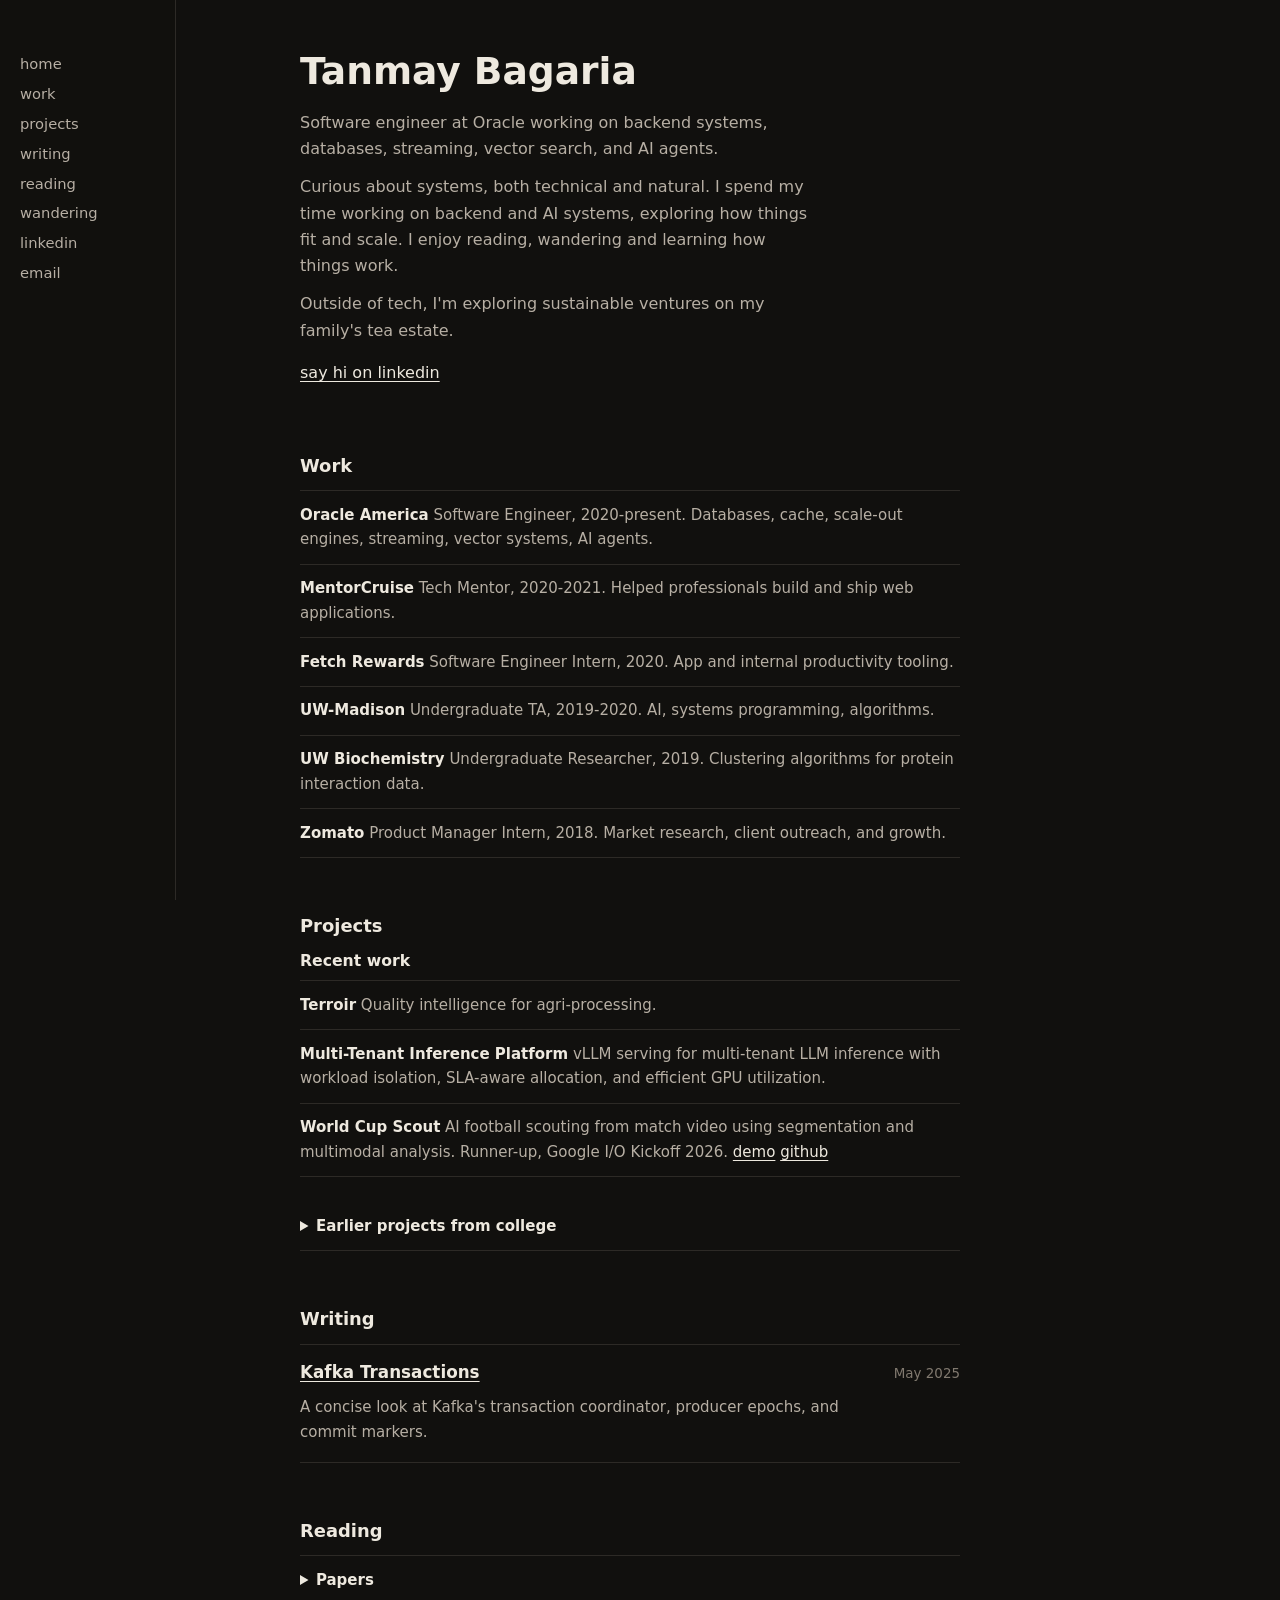
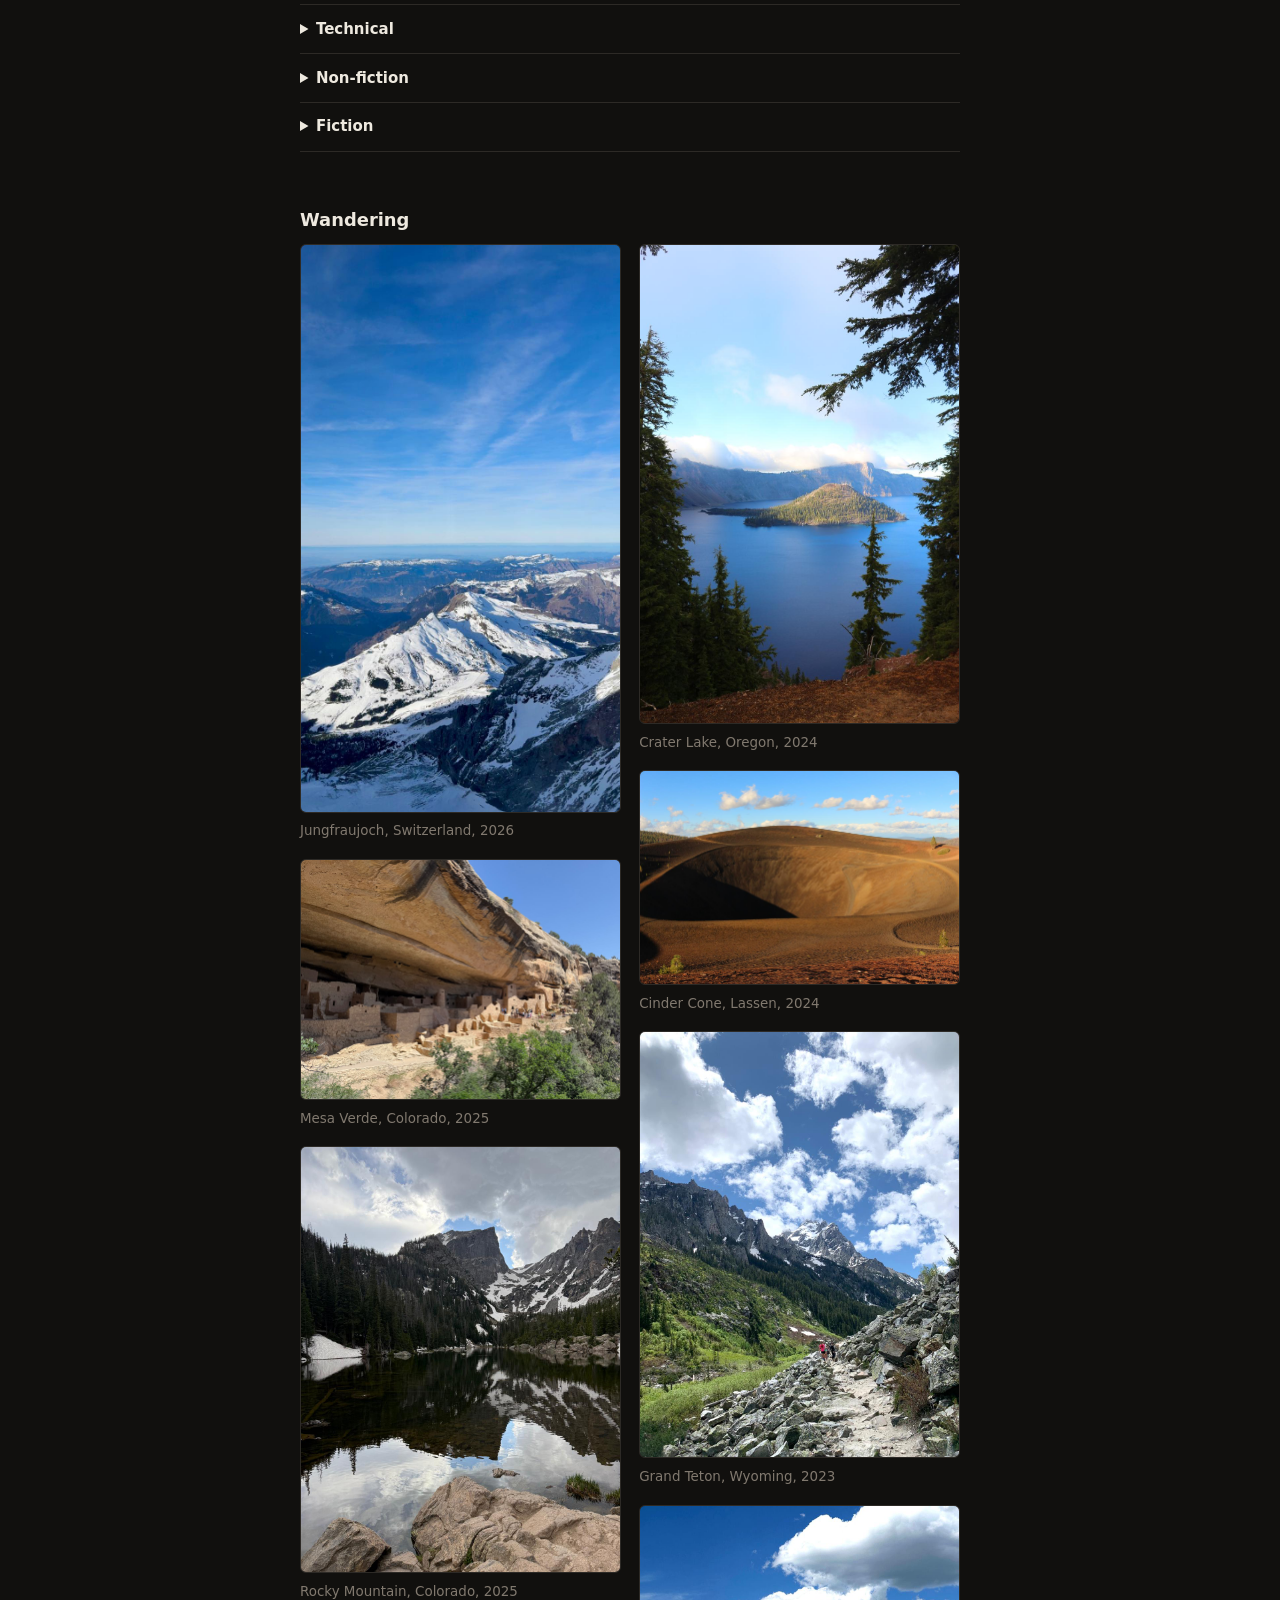
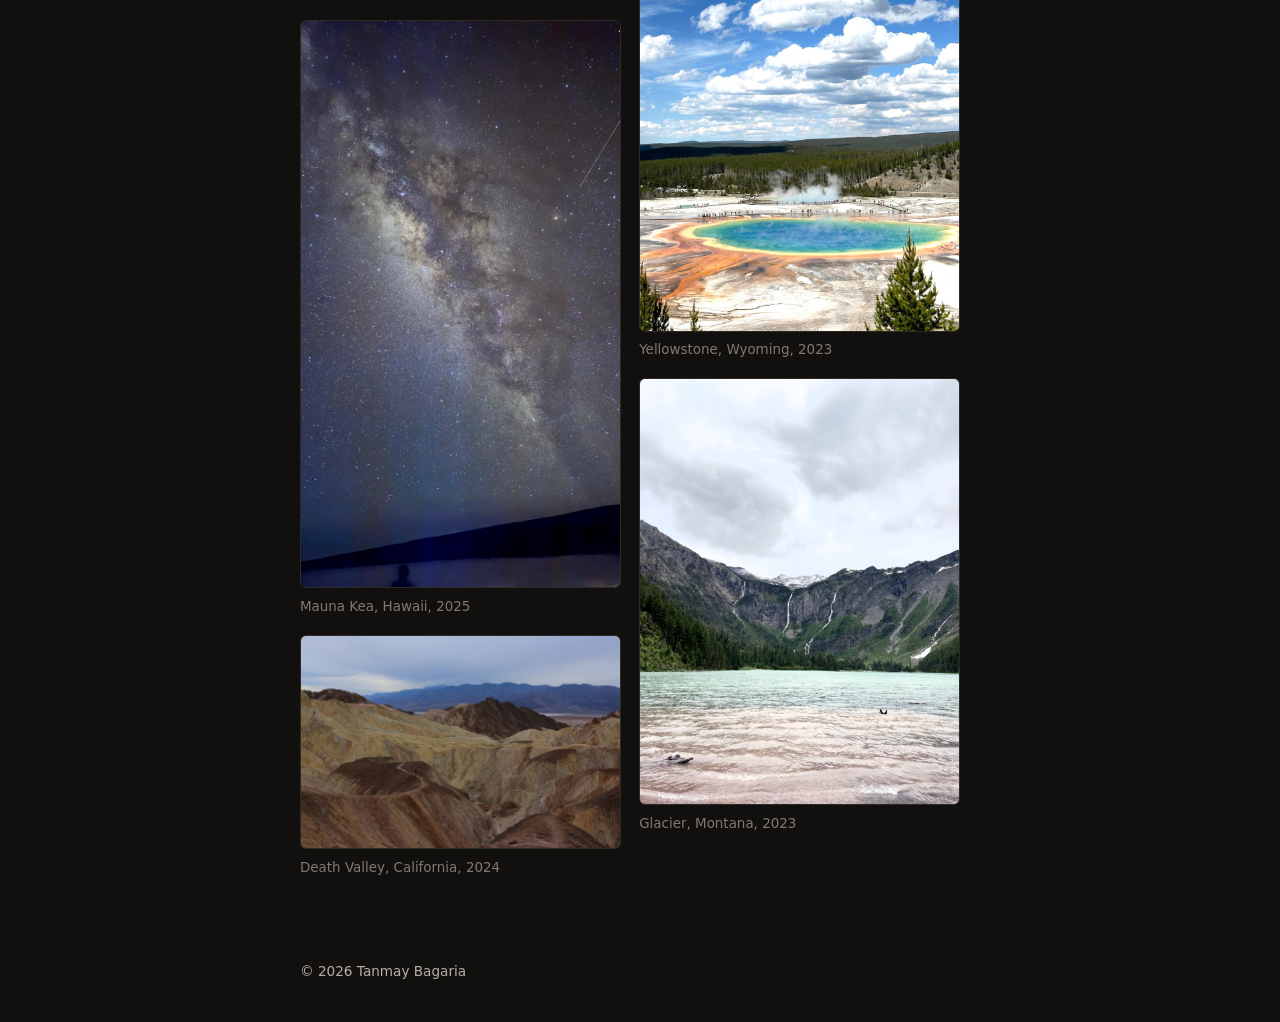
<file: index.html>
<!DOCTYPE html>
<html lang="en">
<head>
    <meta charset="UTF-8">
    <meta name="viewport" content="width=device-width, initial-scale=1.0">
    <meta name="google-site-verification" content="9Y4r4R_TmkMWe7yPjI1tqmQWvXnWBvzkING3MW1bnVQ" />
    <title>Tanmay Bagaria | Software Engineer</title>
    <meta name="description" content="Personal website and writing by Tanmay Bagaria, a software engineer working on backend systems, streaming, databases, vector search, and AI agents.">
    <link rel="canonical" href="https://tanmay.js.org/">
    <meta property="og:type" content="website">
    <meta property="og:title" content="Tanmay Bagaria">
    <meta property="og:description" content="Software engineer writing about backend systems, streaming, databases, vector search, and AI agents.">
    <meta property="og:url" content="https://tanmay.js.org/">
    <meta name="twitter:card" content="summary">
    <script type="application/ld+json">
        {
            "@context": "https://schema.org",
            "@type": "Person",
            "name": "Tanmay Bagaria",
            "url": "https://tanmay.js.org/",
            "sameAs": [
                "https://www.linkedin.com/in/tanmaybagaria/"
            ],
            "jobTitle": "Software Engineer",
            "knowsAbout": [
                "Backend systems",
                "Streaming systems",
                "Databases",
                "Vector search",
                "AI agents"
            ]
        }
    </script>
    <!-- Google tag (gtag.js) -->
    <script async src="https://www.googletagmanager.com/gtag/js?id=G-PCGFFJ1HRR"></script>
    <script>
        window.dataLayer = window.dataLayer || [];
        function gtag(){dataLayer.push(arguments);}
        gtag('js', new Date());

        gtag('config', 'G-PCGFFJ1HRR');
    </script>
    <link rel="stylesheet" href="styles.css">
</head>
<body>
    <nav>
        <div class="nav-content">
            <button class="menu-toggle" type="button" aria-expanded="false" aria-controls="site-nav" aria-label="Toggle navigation">
                <span></span>
                <span></span>
                <span></span>
            </button>
            <div class="nav-links" id="site-nav">
                <a href="#about">home</a>
                <a href="#experience">work</a>
                <a href="#projects">projects</a>
                <a href="#writing">writing</a>
                <a href="#reading">reading</a>
                <a href="#wandering">wandering</a>
                <a href="https://www.linkedin.com/in/tanmaybagaria/" target="_blank" rel="noopener">linkedin</a>
                <a href="mailto:tanmaybagaria@ymail.com">email</a>
            </div>
        </div>
    </nav>

    <main>
        <section id="about" class="section hero">
            <div class="section-content intro">
                <div>
                    <h1>Tanmay Bagaria</h1>
                    <p class="bio">Software engineer at Oracle working on backend systems, databases, streaming, vector search, and AI agents.</p>
                    <p class="bio">Curious about systems, both technical and natural. I spend my time working on backend and AI systems, exploring how things fit and scale. I enjoy reading, wandering and learning how things work.</p>
                    <p class="bio">Outside of tech, I'm exploring sustainable ventures on my family's tea estate.</p>
                    <p class="bio collaboration"><a href="https://www.linkedin.com/in/tanmaybagaria/" target="_blank" rel="noopener">say hi on linkedin</a></p>
                </div>
            </div>
        </section>

        <section id="experience" class="section">
            <h2>Work</h2>
            <div class="section-content">
                <ul class="plain-list">
                    <li><span>Oracle America</span> Software Engineer, 2020-present. Databases, cache, scale-out engines, streaming, vector systems, AI agents.</li>
                    <li><span>MentorCruise</span> Tech Mentor, 2020-2021. Helped professionals build and ship web applications.</li>
                    <li><span>Fetch Rewards</span> Software Engineer Intern, 2020. App and internal productivity tooling.</li>
                    <li><span>UW-Madison</span> Undergraduate TA, 2019-2020. AI, systems programming, algorithms.</li>
                    <li><span>UW Biochemistry</span> Undergraduate Researcher, 2019. Clustering algorithms for protein interaction data.</li>
                    <li><span>Zomato</span> Product Manager Intern, 2018. Market research, client outreach, and growth.</li>
                </ul>
            </div>
        </section>

        <section id="projects" class="section">
            <h2>Projects</h2>
            <div class="section-content">
                <h3 class="subsection-title">Recent work</h3>
                <ul class="plain-list">
                    <li><span>Terroir</span> Quality intelligence for agri-processing.</li>
                    <li><span>Multi-Tenant Inference Platform</span> vLLM serving for multi-tenant LLM inference with workload isolation, SLA-aware allocation, and efficient GPU utilization.</li>
                    <li><span>World Cup Scout</span> AI football scouting from match video using segmentation and multimodal analysis. Runner-up, Google I/O Kickoff 2026. <a href="https://www.loom.com/share/d81d6510faf94ddf967d330e0ec13c6d" target="_blank" rel="noopener">demo</a> <a href="https://github.com/tan-mayhem/WorldCupHack" target="_blank" rel="noopener">github</a></li>
                </ul>

                <details class="project-archive">
                    <summary>Earlier projects from college</summary>
                    <ul class="plain-list">
                        <li><span>Flood Watch</span> Location-based flood alerts using elevation data and weather APIs. Best JS, HackUIowa 2019. <a href="https://devpost.com/software/flood-watch-zxp78s" target="_blank" rel="noopener">devpost</a></li>
                        <li><span>Farm Excess</span> Surplus-produce marketplace with smart recipe suggestions. Best GCP, MinneHack 2019. <a href="https://devpost.com/software/farmers-excess" target="_blank" rel="noopener">devpost</a></li>
                        <li><span>Entity Matching</span> Fuzzy CSV matching with 91% accuracy.</li>
                        <li><span>LandYourGreen.space</span> Real-time land auctions with SMS alerts and environmental analytics.</li>
                        <li><span>Chain Voting</span> Experimental blockchain voting system with Firebase auth and Python TCP sockets. <a href="https://devpost.com/software/chain-voting" target="_blank" rel="noopener">devpost</a></li>
                    </ul>
                </details>
            </div>
        </section>

        <section id="writing" class="section">
            <h2>Writing</h2>
            <div class="section-content">
                <article class="writing-preview">
                    <div class="writing-preview-header">
                        <h3><a href="kafka-transactions.html">Kafka Transactions</a></h3>
                        <span>May 2025</span>
                    </div>
                    <p>A concise look at Kafka's transaction coordinator, producer epochs, and commit markers.</p>
                </article>
            </div>
        </section>

        <section id="reading" class="section">
            <h2>Reading</h2>
            <div class="section-content reading-stack">
                <details>
                    <summary>Papers</summary>
                        <ul class="reading-list">
                            <li>
                                <span class="book-title">Learning to Adapt Pre-trained Language Models to Unseen Domains</span>
                                <span class="author">2023</span>
                            </li>
                            <li>
                                <span class="book-title">Efficient Online Learning for Large-Scale Real-Time Systems</span>
                                <span class="author">2022</span>
                            </li>
                            <li>
                                <span class="book-title">Understanding and Optimizing Multi-Stage AI Inference Pipelines</span>
                                <span class="author">2023</span>
                            </li>
                            <li>
                                <span class="book-title">The Tail at Scale</span>
                                <span class="author">2013</span>
                            </li>
                            <li>
                                <span class="book-title">Attention Is All You Need</span>
                                <span class="author">2017</span>
                            </li>
                            <li>
                                <span class="book-title">Retrieval-Augmented Generation for Knowledge-Intensive NLP Tasks</span>
                                <span class="author">2020</span>
                            </li>
                            <li>
                                <span class="book-title">Direct Preference Optimization</span>
                                <span class="author">2023</span>
                            </li>
                            <li>
                                <span class="book-title">Life Beyond Distributed Transactions: an Apostate’s Opinion</span>
                                <span class="author">2008</span>
                            </li>
                            <li>
                                <span class="book-title">Tango: Distributed Data Structures over a Shared Log</span>
                                <span class="author">2013</span>
                            </li>
                            <li>
                                <span class="book-title">Harvest, Yield, and Scalable Tolerant Systems</span>
                                <span class="author">1999</span>
                            </li>
                            <li>
                                <span class="book-title">Amazon's Dynamo</span>
                                <span class="author">2007</span>
                            </li>
                            <li>
                                <span class="book-title">MapReduce: Simplified Data Processing</span>
                                <span class="author">2004</span>
                            </li>
                            <li>
                                <span class="book-title">The Google File System</span>
                                <span class="author">2003</span>
                            </li>
                        </ul>
                </details>

                <details>
                    <summary>Technical</summary>
                        <ul class="reading-list">
                            <li>
                                <span class="book-title">Designing Data-Intensive Applications</span>
                                <span class="author">Martin Kleppmann</span>
                            </li>
                            <li>
                                <span class="book-title">Site Reliability Engineering</span>
                                <span class="author">Google SRE Team</span>
                            </li>
                            <li>
                                <span class="book-title">Clean Architecture</span>
                                <span class="author">Robert C. Martin</span>
                            </li>
                            <li>
                                <span class="book-title">The Pragmatic Programmer</span>
                                <span class="author">Dave Thomas &amp; Andy Hunt</span>
                            </li>
                            <li>
                                <span class="book-title">The Beginning of Infinity</span>
                                <span class="author">David Deutsch</span>
                            </li>
                            <li>
                                <span class="book-title">Seeing Like a State</span>
                                <span class="author">James C. Scott</span>
                            </li>
                            <li>
                                <span class="book-title">Finite and Infinite Games</span>
                                <span class="author">James P. Carse</span>
                            </li>
                            <li>
                                <span class="book-title">The Psychology of Money</span>
                                <span class="author">Morgan Housel</span>
                            </li>
                        </ul>
                </details>

                <details>
                    <summary>Non-fiction</summary>
                        <ul class="reading-list">
                            <li>
                                <span class="book-title">Thinking, Fast and Slow</span>
                                <span class="author">Daniel Kahneman</span>
                            </li>
                            <li>
                                <span class="book-title">The Psychology of Money</span>
                                <span class="author">Morgan Housel</span>
                            </li>
                            <li>
                                <span class="book-title">The Simple Path to Wealth</span>
                                <span class="author">JL Collins</span>
                            </li>
                            <li>
                                <span class="book-title">Secrets of Sand Hill Road</span>
                                <span class="author">Scott Kupor</span>
                            </li>
                            <li>
                                <span class="book-title">Platform Revolution</span>
                                <span class="author">Geoffrey G. Parker et al.</span>
                            </li>
                            <li>
                                <span class="book-title">How to Create a Mind</span>
                                <span class="author">Ray Kurzweil</span>
                            </li>
                            <li>
                                <span class="book-title">The Emperor of All Maladies</span>
                                <span class="author">Siddhartha Mukherjee</span>
                            </li>
                            <li>
                                <span class="book-title">Chip War</span>
                                <span class="author">Chris Miller</span>
                            </li>
                            <li>
                                <span class="book-title">The WEIRDest People in the World</span>
                                <span class="author">Joseph Henrich</span>
                            </li>
                            <li>
                                <span class="book-title">Man's Search for Meaning</span>
                                <span class="author">Viktor E. Frankl</span>
                            </li>
                            <li>
                                <span class="book-title">The Revolt of the Public</span>
                                <span class="author">Martin Gurri</span>
                            </li>
                            <li>
                                <span class="book-title">The Black Swan</span>
                                <span class="author">Nassim Nicholas Taleb</span>
                            </li>
                            <li>
                                <span class="book-title">Poor Charlie's Almanack</span>
                                <span class="author">Charles T. Munger</span>
                            </li>
                            <li>
                                <span class="book-title">The Art of War</span>
                                <span class="author">Sun Tzu</span>
                            </li>
                            <li>
                                <span class="book-title">The Book of Why</span>
                                <span class="author">Judea Pearl</span>
                            </li>
                        </ul>
                </details>

                <details>
                    <summary>Fiction</summary>
                        <ul class="reading-list">
                            <li>
                                <span class="book-title">Project Hail Mary</span>
                                <span class="author">Andy Weir</span>
                            </li>
                            <li>
                                <span class="book-title">Snow Crash</span>
                                <span class="author">Neal Stephenson</span>
                            </li>
                            <li>
                                <span class="book-title">Little Fires Everywhere</span>
                                <span class="author">Celeste Ng</span>
                            </li>
                            <li>
                                <span class="book-title">The Midnight Library</span>
                                <span class="author">Matt Haig</span>
                            </li>
                            <li>
                                <span class="book-title">Recursion</span>
                                <span class="author">Blake Crouch</span>
                            </li>
                            <li>
                                <span class="book-title">The Vegetarian</span>
                                <span class="author">Han Kang</span>
                            </li>
                            <li>
                                <span class="book-title">Klara and the Sun</span>
                                <span class="author">Kazuo Ishiguro</span>
                            </li>
                            <li>
                                <span class="book-title">Never Let Me Go</span>
                                <span class="author">Kazuo Ishiguro</span>
                            </li>
                            <li>
                                <span class="book-title">Exhalation</span>
                                <span class="author">Ted Chiang</span>
                            </li>
                            <li>
                                <span class="book-title">Stoner</span>
                                <span class="author">John Williams</span>
                            </li>
                            <li>
                                <span class="book-title">Piranesi</span>
                                <span class="author">Susanna Clarke</span>
                            </li>
                            <li>
                                <span class="book-title">The Tartar Steppe</span>
                                <span class="author">Dino Buzzati</span>
                            </li>
                            <li>
                                <span class="book-title">The Rings of Saturn</span>
                                <span class="author">W.G. Sebald</span>
                            </li>
                            <li>
                                <span class="book-title">The Employees</span>
                                <span class="author">Olga Ravn</span>
                            </li>
                        </ul>
                </details>
            </div>
        </section>

        <section id="wandering" class="section">
            <h2>Wandering</h2>
            <div class="section-content">
                <div class="wonder-grid">
                    <figure class="wonder-item">
                        <div class="wonder-photo">
                            <img class="jungfraujoch-photo" src="images/wandering/jungfraujoch_switzerland_2026.jpeg" alt="Jungfraujoch alpine landscape in Switzerland" loading="lazy" onerror="this.remove()">
                            <span>add photo</span>
                        </div>
                        <figcaption>
                            <span class="wonder-name">Jungfraujoch</span>
                            <span class="wonder-meta">Switzerland, 2026</span>
                        </figcaption>
                    </figure>
                    <figure class="wonder-item">
                        <div class="wonder-photo">
                            <img src="images/wandering/mesaverde_np_2025.jpeg" alt="Mesa Verde National Park landscape" loading="lazy" onerror="this.remove()">
                            <span>add photo</span>
                        </div>
                        <figcaption>
                            <span class="wonder-name">Mesa Verde</span>
                            <span class="wonder-meta">Colorado, 2025</span>
                        </figcaption>
                    </figure>
                    <figure class="wonder-item">
                        <div class="wonder-photo">
                            <img src="images/wandering/rocky_np_2025.jpeg" alt="Rocky Mountain National Park landscape" loading="lazy" onerror="this.remove()">
                            <span>add photo</span>
                        </div>
                        <figcaption>
                            <span class="wonder-name">Rocky Mountain</span>
                            <span class="wonder-meta">Colorado, 2025</span>
                        </figcaption>
                    </figure>
                    <figure class="wonder-item">
                        <div class="wonder-photo">
                            <img class="mauna-kea-photo" src="images/wandering/Mauna_kea_hawaii_2025.jpeg" alt="Milky Way over Mauna Kea in Hawaii" loading="lazy" onerror="this.remove()">
                            <span>add photo</span>
                        </div>
                        <figcaption>
                            <span class="wonder-name">Mauna Kea</span>
                            <span class="wonder-meta">Hawaii, 2025</span>
                        </figcaption>
                    </figure>
                    <figure class="wonder-item">
                        <div class="wonder-photo">
                            <img src="images/wandering/Death_valley_np_2024.jpeg" alt="Death Valley National Park desert landscape" loading="lazy" onerror="this.remove()">
                            <span>add photo</span>
                        </div>
                        <figcaption>
                            <span class="wonder-name">Death Valley</span>
                            <span class="wonder-meta">California, 2024</span>
                        </figcaption>
                    </figure>
                    <figure class="wonder-item">
                        <div class="wonder-photo">
                            <img src="images/wandering/Crater_lake_np_2024.jpeg" alt="Crater Lake National Park blue lake and caldera" loading="lazy" onerror="this.remove()">
                            <span>add photo</span>
                        </div>
                        <figcaption>
                            <span class="wonder-name">Crater Lake</span>
                            <span class="wonder-meta">Oregon, 2024</span>
                        </figcaption>
                    </figure>
                    <figure class="wonder-item">
                        <div class="wonder-photo">
                            <img src="images/wandering/Cinder_cone_lassen_volcanic_np_2024.jpeg" alt="Cinder Cone at Lassen Volcanic National Park" loading="lazy" onerror="this.remove()">
                            <span>add photo</span>
                        </div>
                        <figcaption>
                            <span class="wonder-name">Cinder Cone</span>
                            <span class="wonder-meta">Lassen, 2024</span>
                        </figcaption>
                    </figure>
                    <figure class="wonder-item">
                        <div class="wonder-photo">
                            <img src="images/wandering/Grand_Teton_np_2023.jpeg" alt="Grand Teton National Park mountain landscape" loading="lazy" onerror="this.remove()">
                            <span>add photo</span>
                        </div>
                        <figcaption>
                            <span class="wonder-name">Grand Teton</span>
                            <span class="wonder-meta">Wyoming, 2023</span>
                        </figcaption>
                    </figure>
                    <figure class="wonder-item">
                        <div class="wonder-photo">
                            <img class="yellowstone-photo" src="images/wandering/yellowstone_np_2023.jpeg" alt="Yellowstone National Park hot spring" loading="lazy" onerror="this.remove()">
                            <span>add photo</span>
                        </div>
                        <figcaption>
                            <span class="wonder-name">Yellowstone</span>
                            <span class="wonder-meta">Wyoming, 2023</span>
                        </figcaption>
                    </figure>
                    <figure class="wonder-item">
                        <div class="wonder-photo">
                            <img src="images/wandering/Glacier_np_2023.jpeg" alt="Glacier National Park mountain landscape" loading="lazy" onerror="this.remove()">
                            <span>add photo</span>
                        </div>
                        <figcaption>
                            <span class="wonder-name">Glacier</span>
                            <span class="wonder-meta">Montana, 2023</span>
                        </figcaption>
                    </figure>
                </div>
            </div>
        </section>
    </main>

    <footer>
        <p>© 2026 Tanmay Bagaria</p>
    </footer>

    <script>
        const menuToggle = document.querySelector('.menu-toggle');
        const navLinks = document.querySelector('.nav-links');

        if (menuToggle && navLinks) {
            const closeMenu = () => {
                menuToggle.setAttribute('aria-expanded', 'false');
                navLinks.classList.remove('is-open');
            };

            menuToggle.addEventListener('click', () => {
                const isOpen = navLinks.classList.toggle('is-open');
                menuToggle.setAttribute('aria-expanded', String(isOpen));
            });

            navLinks.querySelectorAll('a').forEach((link) => {
                link.addEventListener('click', () => {
                    if (window.innerWidth <= 480) {
                        closeMenu();
                    }
                });
            });

            window.addEventListener('resize', () => {
                if (window.innerWidth > 480) {
                    closeMenu();
                }
            });
        }
    </script>
</body>
</html>
</file>
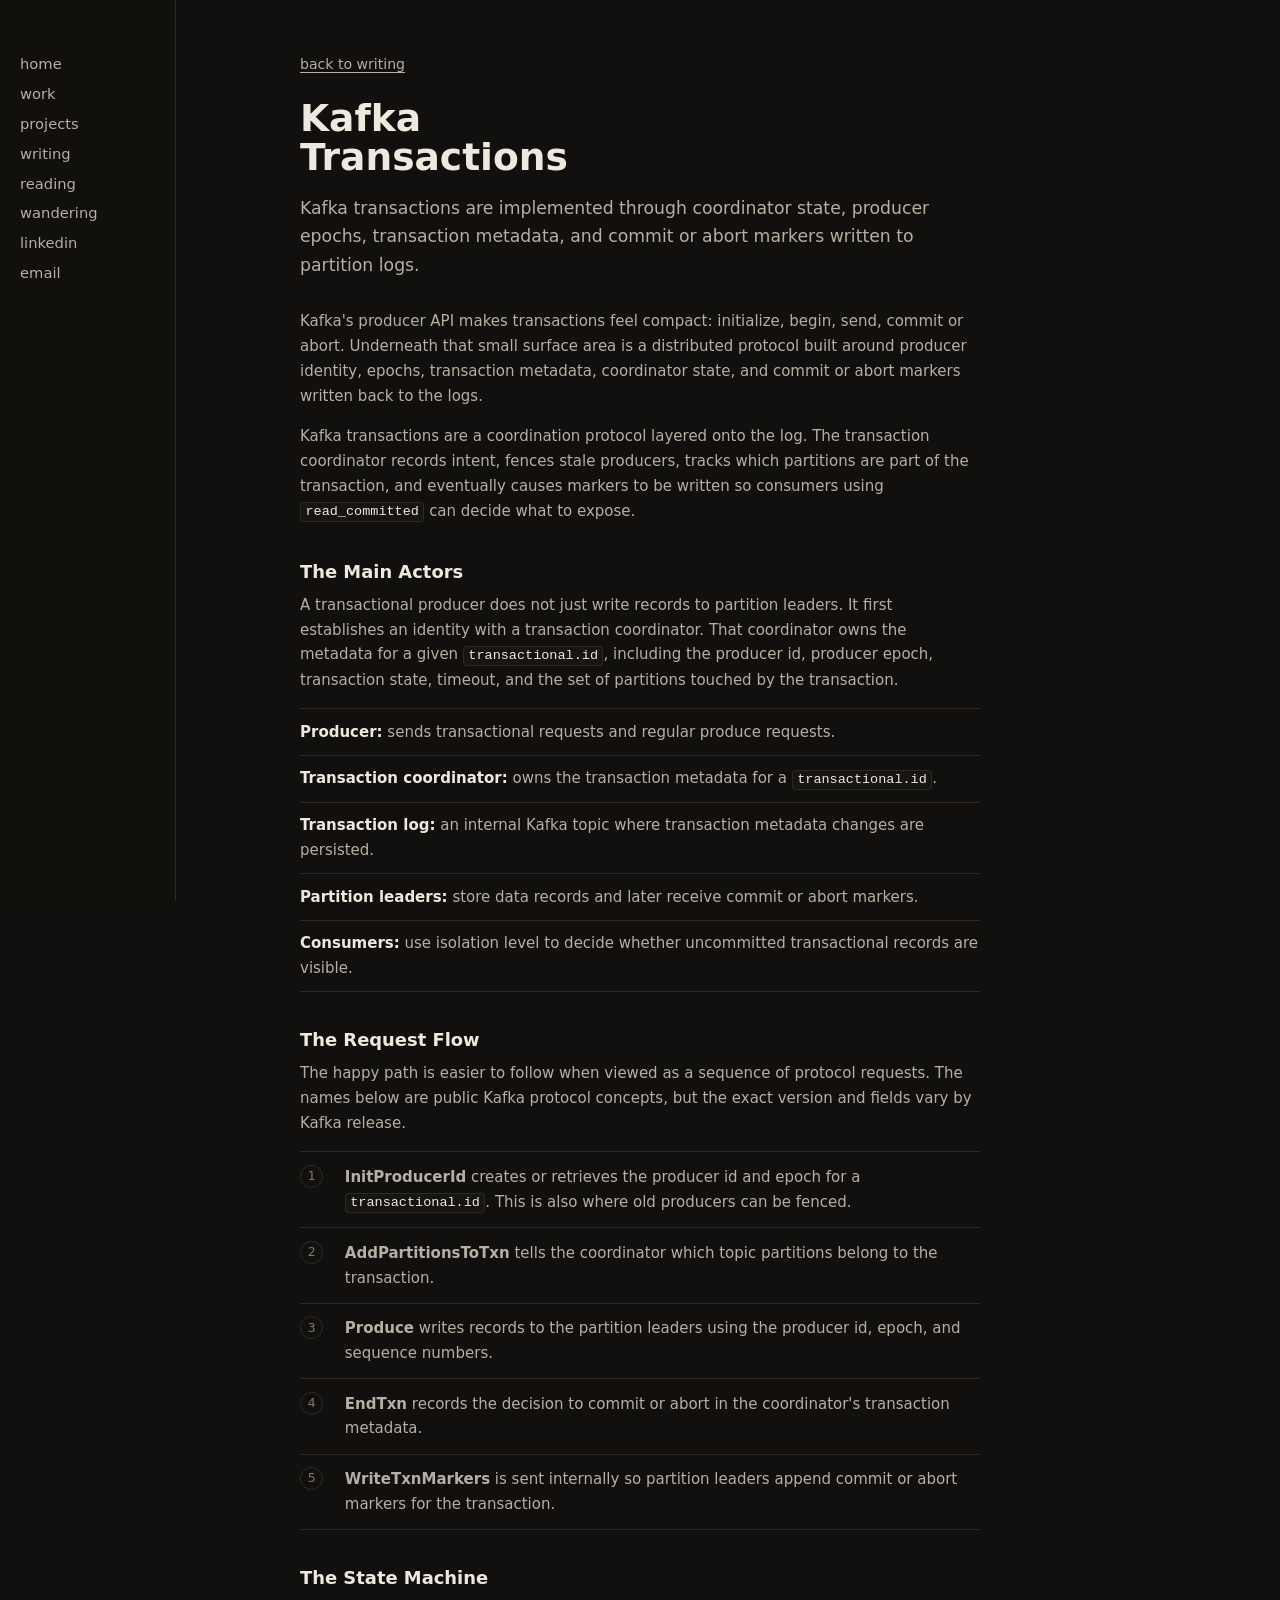
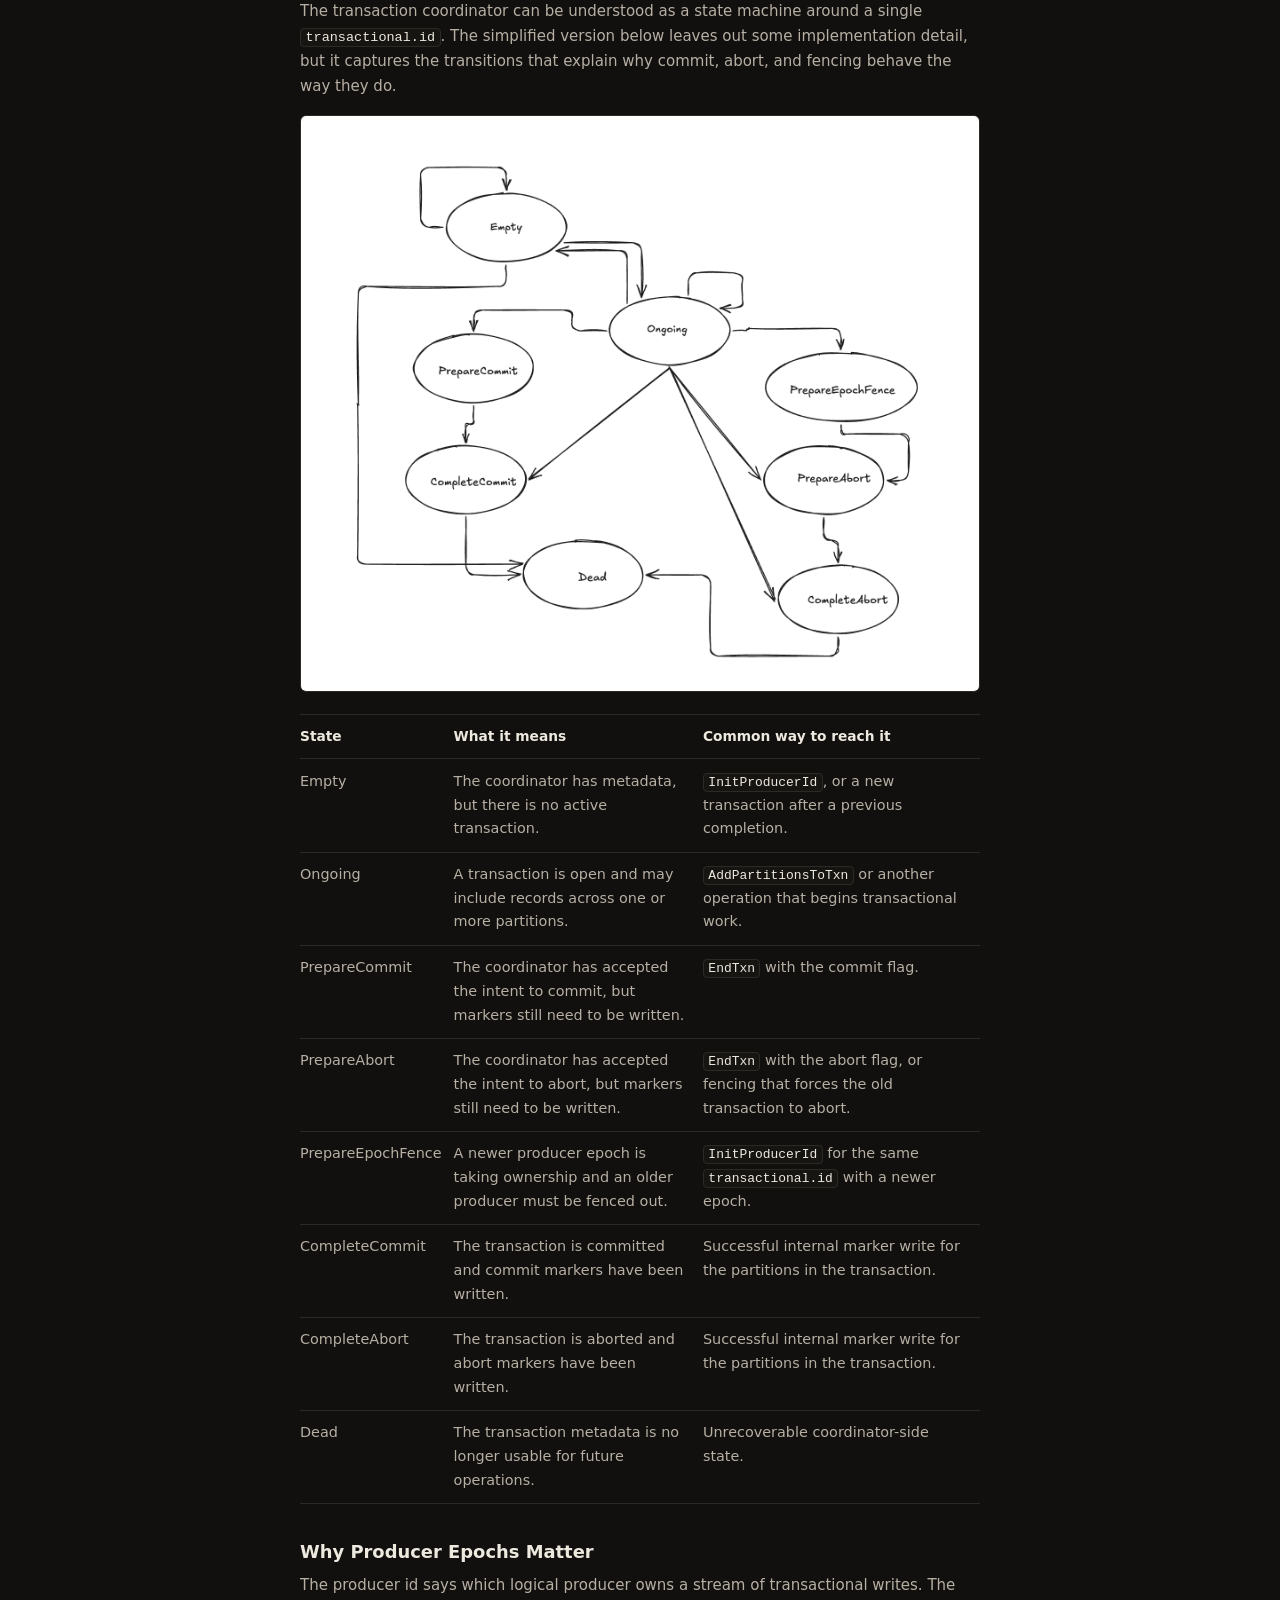
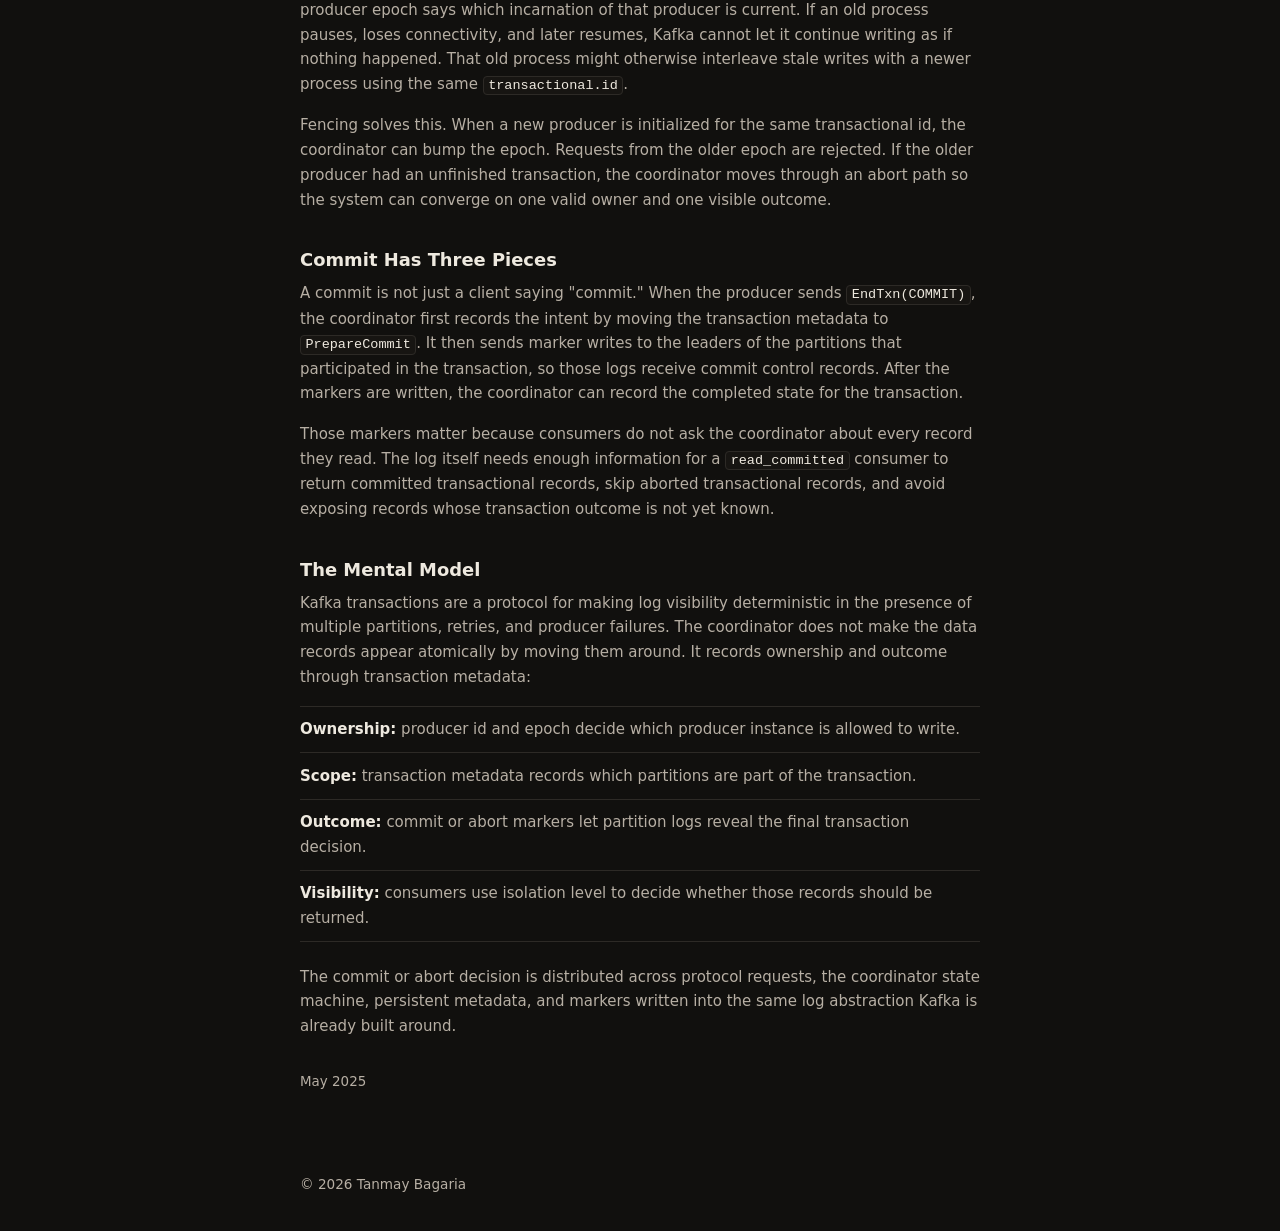
<file: kafka-transactions.html>
<!DOCTYPE html>
<html lang="en">
<head>
    <meta charset="UTF-8">
    <meta name="viewport" content="width=device-width, initial-scale=1.0">
    <title>Kafka Transactions | Tanmay Bagaria</title>
    <meta name="description" content="Kafka transactions explained through coordinator state, producer epochs, transaction metadata, and commit or abort markers written to partition logs.">
    <link rel="canonical" href="https://tanmay.js.org/kafka-transactions.html">
    <meta property="og:type" content="article">
    <meta property="og:title" content="Kafka Transactions">
    <meta property="og:description" content="Kafka transactions explained through coordinator state, producer epochs, transaction metadata, and commit or abort markers written to partition logs.">
    <meta property="og:url" content="https://tanmay.js.org/kafka-transactions.html">
    <meta property="og:image" content="https://tanmay.js.org/kafka_transaction_state.png">
    <meta name="twitter:card" content="summary_large_image">
    <script type="application/ld+json">
        {
            "@context": "https://schema.org",
            "@type": "Article",
            "headline": "Kafka Transactions",
            "description": "Kafka transactions explained through coordinator state, producer epochs, transaction metadata, and commit or abort markers written to partition logs.",
            "author": {
                "@type": "Person",
                "name": "Tanmay Bagaria",
                "url": "https://tanmay.js.org/"
            },
            "datePublished": "2025-05",
            "dateModified": "2026-06-17",
            "mainEntityOfPage": {
                "@type": "WebPage",
                "@id": "https://tanmay.js.org/kafka-transactions.html"
            },
            "image": "https://tanmay.js.org/kafka_transaction_state.png"
        }
    </script>
    <!-- Google tag (gtag.js) -->
    <script async src="https://www.googletagmanager.com/gtag/js?id=G-PCGFFJ1HRR"></script>
    <script>
        window.dataLayer = window.dataLayer || [];
        function gtag(){dataLayer.push(arguments);}
        gtag('js', new Date());

        gtag('config', 'G-PCGFFJ1HRR');
    </script>
    <link rel="stylesheet" href="styles.css">
</head>
<body>
    <nav>
        <div class="nav-content">
            <button class="menu-toggle" type="button" aria-expanded="false" aria-controls="site-nav" aria-label="Toggle navigation">
                <span></span>
                <span></span>
                <span></span>
            </button>
            <div class="nav-links" id="site-nav">
                <a href="index.html#about">home</a>
                <a href="index.html#experience">work</a>
                <a href="index.html#projects">projects</a>
                <a href="index.html#writing">writing</a>
                <a href="index.html#reading">reading</a>
                <a href="index.html#wandering">wandering</a>
                <a href="https://www.linkedin.com/in/tanmaybagaria/" target="_blank" rel="noopener">linkedin</a>
                <a href="mailto:tanmaybagaria@ymail.com">email</a>
            </div>
        </div>
    </nav>

    <main>
        <article class="article">
            <header class="article-header">
                <a class="back-link" href="index.html#writing">back to writing</a>
                <h1>Kafka Transactions</h1>
                <p class="article-lede">Kafka transactions are implemented through coordinator state, producer epochs, transaction metadata, and commit or abort markers written to partition logs.</p>
            </header>

            <p>
                Kafka's producer API makes transactions feel compact: initialize, begin, send, commit or abort. Underneath that small surface area is a distributed protocol built around producer identity, epochs, transaction metadata, coordinator state, and commit or abort markers written back to the logs.
            </p>

            <p>
                Kafka transactions are a coordination protocol layered onto the log. The transaction coordinator records intent, fences stale producers, tracks which partitions are part of the transaction, and eventually causes markers to be written so consumers using <code>read_committed</code> can decide what to expose.
            </p>

            <h2>The Main Actors</h2>
            <p>
                A transactional producer does not just write records to partition leaders. It first establishes an identity with a transaction coordinator. That coordinator owns the metadata for a given <code>transactional.id</code>, including the producer id, producer epoch, transaction state, timeout, and the set of partitions touched by the transaction.
            </p>

            <ul>
                <li><span>Producer:</span> sends transactional requests and regular produce requests.</li>
                <li><span>Transaction coordinator:</span> owns the transaction metadata for a <code>transactional.id</code>.</li>
                <li><span>Transaction log:</span> an internal Kafka topic where transaction metadata changes are persisted.</li>
                <li><span>Partition leaders:</span> store data records and later receive commit or abort markers.</li>
                <li><span>Consumers:</span> use isolation level to decide whether uncommitted transactional records are visible.</li>
            </ul>

            <h2>The Request Flow</h2>
            <p>
                The happy path is easier to follow when viewed as a sequence of protocol requests. The names below are public Kafka protocol concepts, but the exact version and fields vary by Kafka release.
            </p>

            <div class="flow-list" aria-label="Kafka transaction request flow">
                <div>
                    <span>1</span>
                    <p><strong>InitProducerId</strong> creates or retrieves the producer id and epoch for a <code>transactional.id</code>. This is also where old producers can be fenced.</p>
                </div>
                <div>
                    <span>2</span>
                    <p><strong>AddPartitionsToTxn</strong> tells the coordinator which topic partitions belong to the transaction.</p>
                </div>
                <div>
                    <span>3</span>
                    <p><strong>Produce</strong> writes records to the partition leaders using the producer id, epoch, and sequence numbers.</p>
                </div>
                <div>
                    <span>4</span>
                    <p><strong>EndTxn</strong> records the decision to commit or abort in the coordinator's transaction metadata.</p>
                </div>
                <div>
                    <span>5</span>
                    <p><strong>WriteTxnMarkers</strong> is sent internally so partition leaders append commit or abort markers for the transaction.</p>
                </div>
            </div>

            <h2>The State Machine</h2>
            <p>
                The transaction coordinator can be understood as a state machine around a single <code>transactional.id</code>. The simplified version below leaves out some implementation detail, but it captures the transitions that explain why commit, abort, and fencing behave the way they do.
            </p>

            <figure class="state-diagram">
                <img src="kafka_transaction_state.png" alt="Hand-drawn Kafka transaction coordinator state machine diagram">
            </figure>

            <div class="table-wrap">
                <table>
                    <thead>
                        <tr>
                            <th>State</th>
                            <th>What it means</th>
                            <th>Common way to reach it</th>
                        </tr>
                    </thead>
                    <tbody>
                        <tr>
                            <td>Empty</td>
                            <td>The coordinator has metadata, but there is no active transaction.</td>
                            <td><code>InitProducerId</code>, or a new transaction after a previous completion.</td>
                        </tr>
                        <tr>
                            <td>Ongoing</td>
                            <td>A transaction is open and may include records across one or more partitions.</td>
                            <td><code>AddPartitionsToTxn</code> or another operation that begins transactional work.</td>
                        </tr>
                        <tr>
                            <td>PrepareCommit</td>
                            <td>The coordinator has accepted the intent to commit, but markers still need to be written.</td>
                            <td><code>EndTxn</code> with the commit flag.</td>
                        </tr>
                        <tr>
                            <td>PrepareAbort</td>
                            <td>The coordinator has accepted the intent to abort, but markers still need to be written.</td>
                            <td><code>EndTxn</code> with the abort flag, or fencing that forces the old transaction to abort.</td>
                        </tr>
                        <tr>
                            <td>PrepareEpochFence</td>
                            <td>A newer producer epoch is taking ownership and an older producer must be fenced out.</td>
                            <td><code>InitProducerId</code> for the same <code>transactional.id</code> with a newer epoch.</td>
                        </tr>
                        <tr>
                            <td>CompleteCommit</td>
                            <td>The transaction is committed and commit markers have been written.</td>
                            <td>Successful internal marker write for the partitions in the transaction.</td>
                        </tr>
                        <tr>
                            <td>CompleteAbort</td>
                            <td>The transaction is aborted and abort markers have been written.</td>
                            <td>Successful internal marker write for the partitions in the transaction.</td>
                        </tr>
                        <tr>
                            <td>Dead</td>
                            <td>The transaction metadata is no longer usable for future operations.</td>
                            <td>Unrecoverable coordinator-side state.</td>
                        </tr>
                    </tbody>
                </table>
            </div>

            <h2>Why Producer Epochs Matter</h2>
            <p>
                The producer id says which logical producer owns a stream of transactional writes. The producer epoch says which incarnation of that producer is current. If an old process pauses, loses connectivity, and later resumes, Kafka cannot let it continue writing as if nothing happened. That old process might otherwise interleave stale writes with a newer process using the same <code>transactional.id</code>.
            </p>

            <p>
                Fencing solves this. When a new producer is initialized for the same transactional id, the coordinator can bump the epoch. Requests from the older epoch are rejected. If the older producer had an unfinished transaction, the coordinator moves through an abort path so the system can converge on one valid owner and one visible outcome.
            </p>

            <h2>Commit Has Three Pieces</h2>
            <p>
                A commit is not just a client saying "commit." When the producer sends <code>EndTxn(COMMIT)</code>, the coordinator first records the intent by moving the transaction metadata to <code>PrepareCommit</code>. It then sends marker writes to the leaders of the partitions that participated in the transaction, so those logs receive commit control records. After the markers are written, the coordinator can record the completed state for the transaction.
            </p>

            <p>
                Those markers matter because consumers do not ask the coordinator about every record they read. The log itself needs enough information for a <code>read_committed</code> consumer to return committed transactional records, skip aborted transactional records, and avoid exposing records whose transaction outcome is not yet known.
            </p>

            <h2>The Mental Model</h2>
            <p>
                Kafka transactions are a protocol for making log visibility deterministic in the presence of multiple partitions, retries, and producer failures. The coordinator does not make the data records appear atomically by moving them around. It records ownership and outcome through transaction metadata:
            </p>

            <ul>
                <li><span>Ownership:</span> producer id and epoch decide which producer instance is allowed to write.</li>
                <li><span>Scope:</span> transaction metadata records which partitions are part of the transaction.</li>
                <li><span>Outcome:</span> commit or abort markers let partition logs reveal the final transaction decision.</li>
                <li><span>Visibility:</span> consumers use isolation level to decide whether those records should be returned.</li>
            </ul>

            <p>
                The commit or abort decision is distributed across protocol requests, the coordinator state machine, persistent metadata, and markers written into the same log abstraction Kafka is already built around.
            </p>

            <p class="article-date article-footer-date">May 2025</p>
        </article>
    </main>

    <footer>
        <p>© 2026 Tanmay Bagaria</p>
    </footer>

    <script>
        const menuToggle = document.querySelector('.menu-toggle');
        const navLinks = document.querySelector('.nav-links');

        if (menuToggle && navLinks) {
            const closeMenu = () => {
                menuToggle.setAttribute('aria-expanded', 'false');
                navLinks.classList.remove('is-open');
            };

            menuToggle.addEventListener('click', () => {
                const isOpen = navLinks.classList.toggle('is-open');
                menuToggle.setAttribute('aria-expanded', String(isOpen));
            });

            navLinks.querySelectorAll('a').forEach((link) => {
                link.addEventListener('click', () => {
                    if (window.innerWidth <= 480) {
                        closeMenu();
                    }
                });
            });

            window.addEventListener('resize', () => {
                if (window.innerWidth > 480) {
                    closeMenu();
                }
            });
        }
    </script>
</body>
</html>
</file>
<file: styles.css>
:root {
    --text: #eee9df;
    --muted: #b7afa4;
    --soft: #81796f;
    --border: #2d2a26;
    --background: #11100e;
    --surface: #171512;
}

* {
    margin: 0;
    padding: 0;
    box-sizing: border-box;
}

html {
    scroll-behavior: smooth;
    color-scheme: dark;
}

body {
    font-family: system-ui, -apple-system, BlinkMacSystemFont, 'Segoe UI', Roboto, sans-serif;
    background: var(--background);
    color: var(--text);
    line-height: 1.65;
    font-size: 15px;
}

a {
    color: var(--text);
    text-decoration: underline;
    text-decoration-thickness: 1px;
    text-underline-offset: 0.18em;
}

a:hover {
    color: #fffaf2;
}

nav {
    position: sticky;
    top: 0;
    z-index: 100;
    background: rgba(17, 16, 14, 0.94);
    border-bottom: 1px solid var(--border);
}

.nav-content {
    max-width: 720px;
    margin: 0 auto;
    padding: 0.85rem 1.25rem;
    display: flex;
    justify-content: flex-end;
    align-items: center;
}

.nav-links {
    display: flex;
    align-items: center;
    justify-content: flex-end;
    flex-wrap: wrap;
    gap: 0.45rem 1rem;
}

.nav-links a {
    color: var(--muted);
    font-size: 0.92rem;
    text-decoration: none;
}

.nav-links a:hover {
    color: var(--text);
}

.menu-toggle {
    display: none;
    border: 0;
    background: transparent;
    padding: 0.2rem;
    cursor: pointer;
}

.menu-toggle span {
    display: block;
    width: 18px;
    height: 1.5px;
    margin: 4px 0;
    background: var(--text);
}

main {
    max-width: 720px;
    margin: 0 auto;
    padding: 3.25rem 1.25rem 4rem;
}

.section {
    margin-bottom: 3.5rem;
}

.section:last-child {
    margin-bottom: 0;
}

.section-content {
    max-width: 660px;
}

.intro {
    display: grid;
    grid-template-columns: minmax(0, 1fr) 116px;
    gap: 2rem;
    align-items: start;
}

h1 {
    font-size: 2.35rem;
    line-height: 1.05;
    font-weight: 600;
    letter-spacing: 0;
    margin-bottom: 1.15rem;
}

h2 {
    font-size: 1.12rem;
    line-height: 1.35;
    font-weight: 600;
    color: var(--text);
    letter-spacing: 0;
    margin-bottom: 0.75rem;
}

h3 {
    font-size: 0.98rem;
    line-height: 1.35;
    font-weight: 600;
    color: var(--text);
}

.bio {
    font-size: 1rem;
    color: var(--muted);
    max-width: 58ch;
    margin-bottom: 0.72rem;
}

.bio.collaboration {
    margin-top: 1rem;
}

.plain-list {
    list-style: none;
    border-top: 1px solid var(--border);
}

.plain-list li {
    color: var(--muted);
    padding: 0.72rem 0;
    border-bottom: 1px solid var(--border);
}

.plain-list span {
    color: var(--text);
    font-weight: 600;
}

.subsection-title {
    margin-top: 1.6rem;
    margin-bottom: 0.55rem;
}

.section-content > .subsection-title:first-child {
    margin-top: 0.35rem;
}

.project-archive {
    margin-top: 1.6rem;
}

.project-archive .plain-list {
    margin-top: 0.72rem;
}

.writing-preview {
    border-top: 1px solid var(--border);
    border-bottom: 1px solid var(--border);
    padding: 1rem 0 1.1rem;
}

.writing-preview-header {
    display: flex;
    align-items: baseline;
    justify-content: space-between;
    gap: 1rem;
    margin-bottom: 0.65rem;
}

.writing-preview h3 {
    font-size: 1.05rem;
}

.writing-preview-header span {
    flex: 0 0 auto;
    color: var(--soft);
    font-size: 0.84rem;
}

.writing-preview p {
    color: var(--muted);
    max-width: 62ch;
}

.article-date {
    color: var(--soft);
    font-size: 0.84rem;
    margin-bottom: 0.2rem;
}

.article-footer-date {
    margin-top: 2rem;
    margin-bottom: 0;
}

.back-link {
    display: inline-block;
    color: var(--muted);
    font-size: 0.88rem;
}

.article {
    max-width: 680px;
}

.article-header {
    margin-bottom: 1.9rem;
}

.article-header .back-link {
    margin-bottom: 1.4rem;
}

.article h1 {
    max-width: 12ch;
    margin-bottom: 1rem;
}

.article-lede {
    color: var(--muted);
    font-size: 1.08rem;
    max-width: 58ch;
}

.article h2 {
    margin-top: 2.25rem;
    margin-bottom: 0.55rem;
}

.article p {
    color: var(--muted);
    margin-bottom: 1rem;
}

.article code {
    color: var(--text);
    background: var(--surface);
    border: 1px solid var(--border);
    border-radius: 4px;
    padding: 0.08rem 0.28rem;
    font-size: 0.9em;
}

.article ul {
    list-style: none;
    border-top: 1px solid var(--border);
    margin: 1rem 0 1.4rem;
}

.article li {
    color: var(--muted);
    padding: 0.65rem 0;
    border-bottom: 1px solid var(--border);
}

.article li span {
    color: var(--text);
    font-weight: 600;
}

.flow-list {
    border-top: 1px solid var(--border);
    margin: 1rem 0 1.5rem;
}

.flow-list div {
    display: grid;
    grid-template-columns: 2rem minmax(0, 1fr);
    gap: 0.8rem;
    padding: 0.78rem 0;
    border-bottom: 1px solid var(--border);
}

.flow-list span {
    width: 1.45rem;
    height: 1.45rem;
    display: grid;
    place-items: center;
    border: 1px solid var(--border);
    border-radius: 50%;
    color: var(--soft);
    font-size: 0.78rem;
}

.flow-list p {
    margin-bottom: 0;
}

.state-diagram {
    margin: 1rem 0 1.35rem;
    border: 1px solid var(--border);
    border-radius: 6px;
    overflow: hidden;
    background: #fff;
}

.state-diagram img {
    display: block;
    width: 100%;
    height: auto;
}

.table-wrap {
    overflow-x: auto;
    margin: 1rem 0 1.4rem;
    border-top: 1px solid var(--border);
}

table {
    width: 100%;
    min-width: 620px;
    border-collapse: collapse;
}

th,
td {
    padding: 0.65rem 0.75rem 0.65rem 0;
    border-bottom: 1px solid var(--border);
    text-align: left;
    vertical-align: top;
}

th {
    color: var(--text);
    font-size: 0.86rem;
    font-weight: 600;
}

td {
    color: var(--muted);
    font-size: 0.9rem;
}

.reading-stack {
    border-top: 1px solid var(--border);
}

details {
    border-bottom: 1px solid var(--border);
    padding: 0.72rem 0;
}

summary {
    color: var(--text);
    font-weight: 600;
    cursor: pointer;
}

.reading-list {
    list-style: none;
    columns: 2;
    column-gap: 1.75rem;
    padding-top: 0.9rem;
}

.reading-list li {
    color: var(--muted);
    margin-bottom: 0.82rem;
    break-inside: avoid;
}

.book-title {
    display: block;
    font-size: 0.92rem;
    line-height: 1.4;
    color: var(--text);
    margin-bottom: 0.12rem;
}

.author {
    display: block;
    color: var(--soft);
    font-size: 0.84rem;
}

.wonder-grid {
    columns: 2;
    column-gap: 1.15rem;
}

.wonder-item {
    display: inline-block;
    width: 100%;
    min-width: 0;
    margin-bottom: 1rem;
    break-inside: avoid;
}

.wonder-photo {
    position: relative;
    display: block;
    min-height: 10rem;
    overflow: hidden;
    border: 1px solid var(--border);
    border-radius: 6px;
    background:
        linear-gradient(135deg, rgba(238, 233, 223, 0.07), rgba(238, 233, 223, 0)),
        var(--surface);
    color: var(--soft);
    font-size: 0.82rem;
}

.wonder-photo img {
    position: relative;
    display: block;
    width: 100%;
    height: auto;
    z-index: 1;
}

.wonder-photo img.mauna-kea-photo {
    filter: contrast(1.07) saturate(1.04);
}

.wonder-photo span {
    position: absolute;
    inset: 0;
    display: grid;
    place-items: center;
    z-index: 0;
}

.wonder-item figcaption {
    padding-top: 0.35rem;
}

.wonder-name,
.wonder-meta {
    display: inline;
}

.wonder-name {
    color: var(--soft);
    font-size: 0.84rem;
    font-weight: 400;
    line-height: 1.35;
}

.wonder-name::after {
    content: ", ";
}

.wonder-meta {
    color: var(--soft);
    font-size: 0.84rem;
}

footer {
    max-width: 720px;
    margin: 0 auto;
    padding: 0 1.25rem 2.5rem;
    color: var(--muted);
    font-size: 0.85rem;
}

@media (min-width: 980px) {
    nav {
        position: fixed;
        left: 0;
        top: 0;
        width: 176px;
        height: 100vh;
        border-right: 1px solid var(--border);
        border-bottom: 0;
    }

    .nav-content {
        max-width: none;
        height: 100%;
        margin: 0;
        padding: 3.25rem 1.25rem;
        align-items: flex-start;
        justify-content: flex-start;
    }

    .nav-links {
        flex-direction: column;
        align-items: flex-start;
        justify-content: flex-start;
        gap: 0.35rem;
    }

    main,
    footer {
        margin-left: max(240px, calc((100vw - 720px) / 2));
        margin-right: auto;
    }
}

@media (max-width: 620px) {
    .intro {
        grid-template-columns: 1fr;
        gap: 1.25rem;
    }

    .reading-list {
        columns: 1;
    }

    .wonder-grid {
        columns: 1;
    }

    .article h1 {
        max-width: 100%;
    }

    .writing-preview-header {
        display: block;
    }

    .writing-preview-header span {
        display: block;
        margin-top: 0.25rem;
    }

}

@media (max-width: 480px) {
    body {
        font-size: 14px;
    }

    .nav-content {
        position: relative;
        padding: 0.85rem 1rem;
    }

    .menu-toggle {
        display: inline-block;
    }

    .nav-links {
        display: none;
        position: absolute;
        top: calc(100% + 0.45rem);
        left: 1rem;
        right: 1rem;
        flex-direction: column;
        align-items: flex-start;
        gap: 0.45rem;
        padding: 0.9rem 0;
        background: var(--background);
        border-top: 1px solid var(--border);
    }

    .nav-links.is-open {
        display: flex;
    }

    .nav-links > a {
        width: 100%;
        padding: 0.1rem 0;
    }

    main {
        padding-top: 2.5rem;
    }

    .section {
        margin-bottom: 3rem;
    }

    h1 {
        font-size: 2rem;
    }
}
</file>
